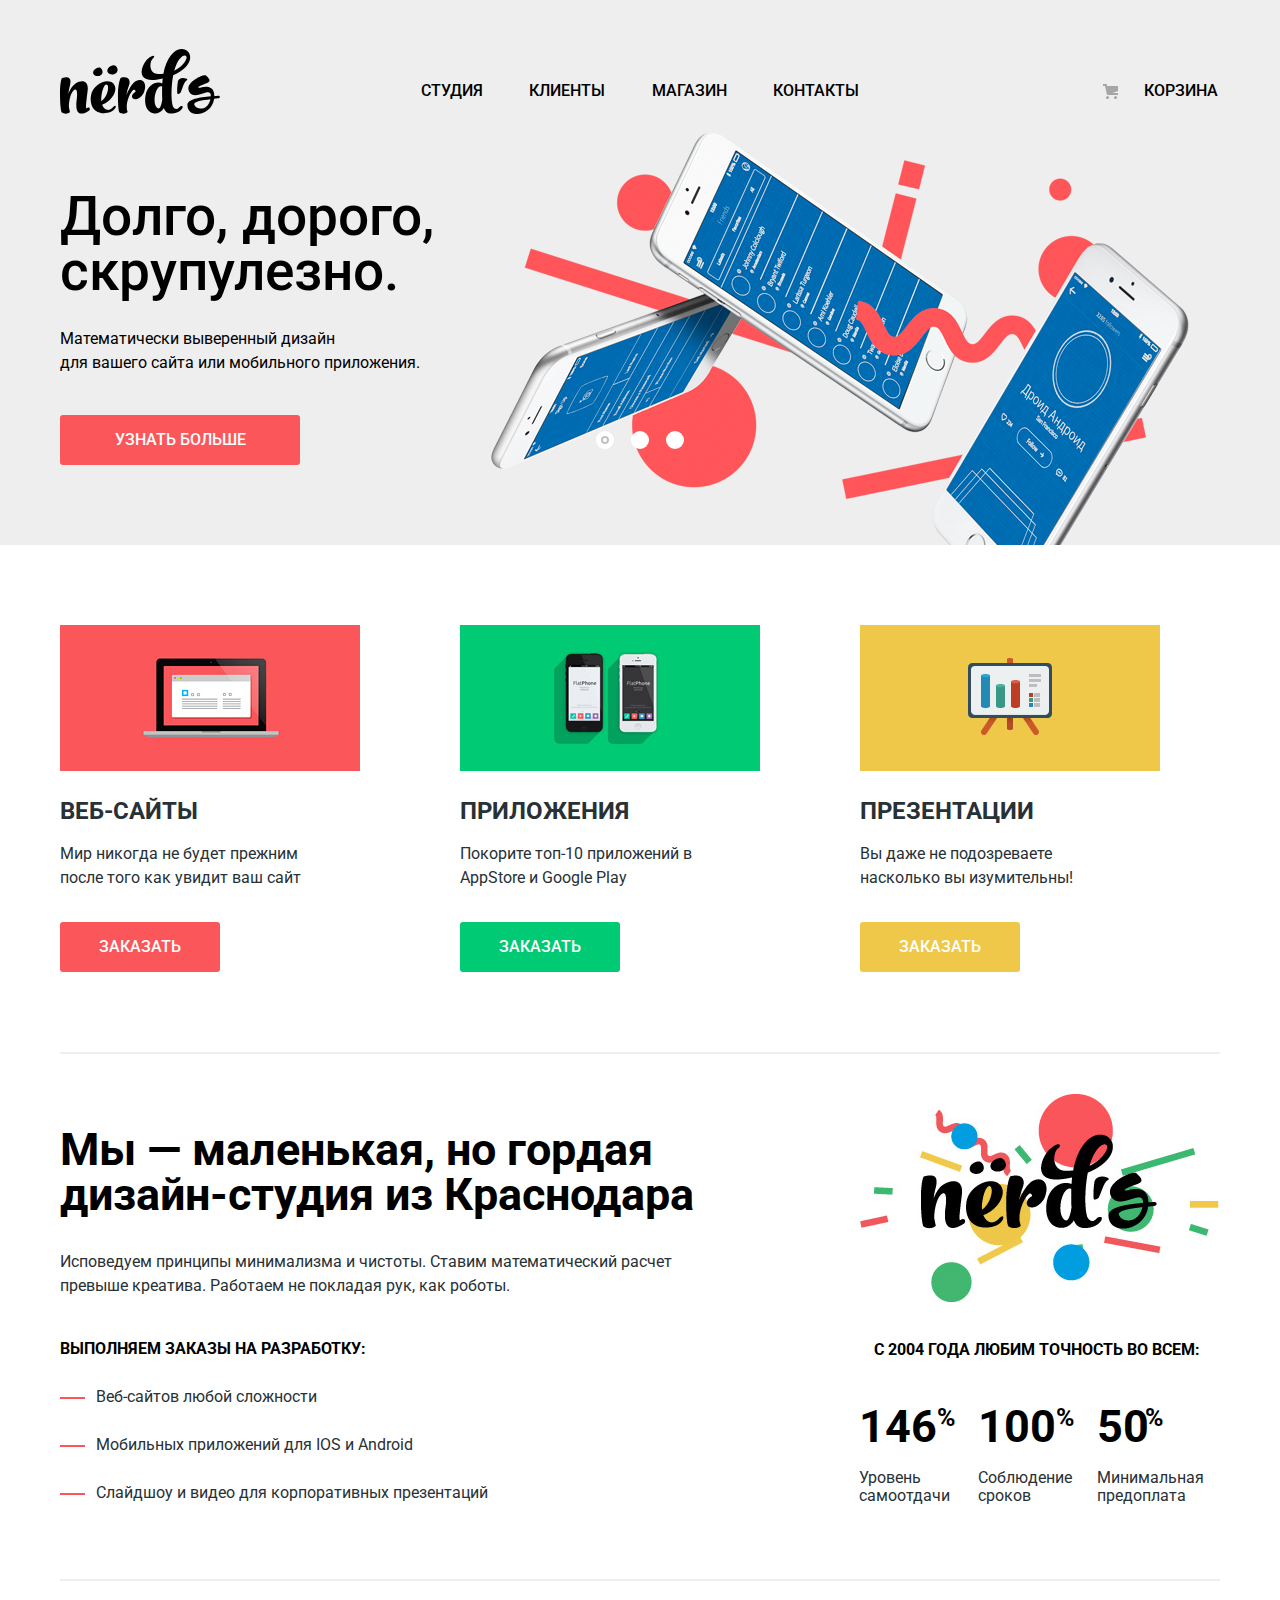
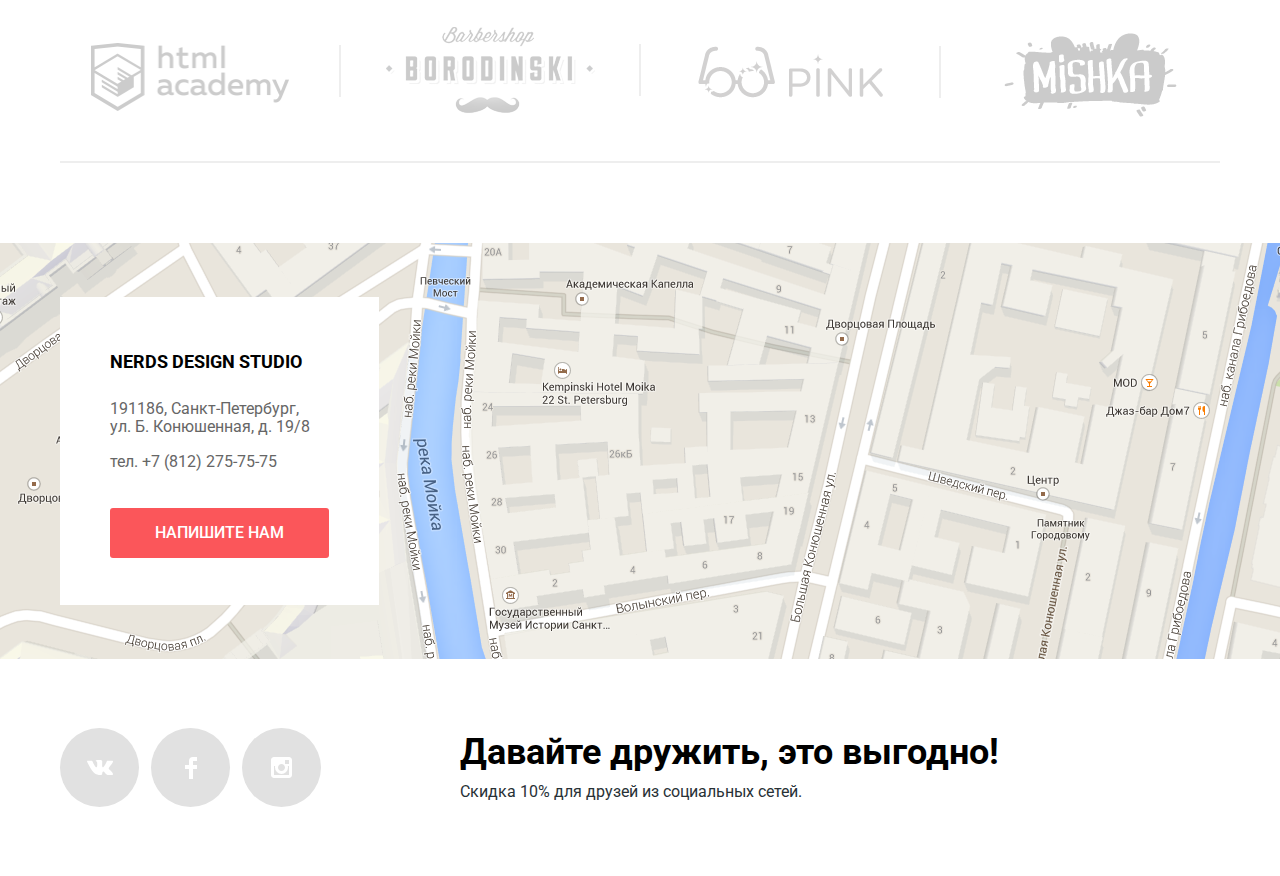
<file: index.html>
<!DOCTYPE html>
<html lang="ru">
  <head>
    <meta charset="utf-8">
    <title>HTML Academy: Нёрдс</title>
    <link href="https://fonts.googleapis.com/css?family=Roboto:100,100i,300,300i,400,400i,500,500i,700,700i,900,900i&display=swap&subset=cyrillic,cyrillic-ext,latin-ext" rel="stylesheet">
    <link href="css/normalize.css" rel="stylesheet">
    <link href="css/style.min.css" rel="stylesheet">
  </head>
  <body>
    <div class="container-center">
      <header class="main-header">
        <div class="main-header__center">
          <a class="main-header__logo" href="#" tabindex="1">
            <img class="main-header__logo-image" src="img/nerds-logo.svg" width="160" height="65" alt="Логотип">
          </a>
          <nav class="main-header__nav">
            <ul class="main-header__nav-list">
              <li class="main-header__nav-item">
                <a class="main-header__nav-link" href="#" tabindex="2">студия</a></li>
              <li class="main-header__nav-item"><a class="main-header__nav-link" href="#" tabindex="3">клиенты</a></li>
              <li class="main-header__nav-item"><a class="main-header__nav-link" href="catalog.html" tabindex="4">магазин</a></li>
              <li class="main-header__nav-item"><a class="main-header__nav-link" href="#" tabindex="5">контакты</a></li>
            </ul>
          </nav>
          <a class="main-header__basket" href="#" tabindex="6">Корзина</a>
        </div>
      </header>
      <main>
          <h1 class="visible-hidden">Студия Nerds</h1>
          <section class="slider">
            <h2 class="visible-hidden">Слайдеры</h2>
            <div class="block-center">
              <input class="slider__input slider__input--slide1" type="radio" id="slider__input-slide1" name="toggle" checked>
              <input class="slider__input slider__input--slide2" type="radio" id="slider__input-slide2" name="toggle" >
              <input class="slider__input slider__input--slide3" type="radio" id="slider__input-slide3" name="toggle" >
              <div class="slider__labels">
                <label class="slider__label slider__label--slide1" for="slider__input-slide1" aria-label="первый слайд"></label>
                <label class="slider__label slider__label--slide2" for="slider__input-slide2"  aria-label="второй слайд"></label>
                <label class="slider__label slider__label--slide3" for="slider__input-slide3"  aria-label="третий слайд"></label>
              </div>
              <ul class="slider__list">
                <li class="slider__item" id="slider__item-slide1">
                  <b class="slogan slider__item-slogan">Долго,&nbsp;дорого, скрупулезно.</b>
                  <p class="paragraph slider__item-snippet">Математически выверенный дизайн
                  для&nbsp;вашего&nbsp;сайта&nbsp;или&nbsp;мобильного&nbsp;приложения.</p>
                  <a class="button slider__item-button" href="#" tabindex="7">узнать больше</a>
                </li>
                <li class="slider__item" id="slider__item-slide2">
                  <b class="slogan slider__item-slogan">Любим&nbsp;математику как никто другой</b>
                  <p class="paragraph slider__item-snippet">Никакого креатива, только математические формулы для&nbsp;расчета&nbsp;идеальных пропорций.</p>
                  <a class="button slider__item-button" href="#" tabindex="7">узнать больше</a>
                </li>
                <li class="slider__item" id="slider__item-slide3">
                  <b class="slogan slider__item-slogan">Только&nbsp;ночь, только хардкор</b>
                  <p class="paragraph slider__item-snippet">Работать днем, как все? Мы против этого. Ближе&nbsp;к&nbsp;полуночи работа только начинается.</p>
                  <a class="button slider__item-button" href="#" tabindex="7">узнать больше</a>
                </li>
              </ul>
              <ul class="slider__images">
                <li class="slider__images-item"><img class="slider__image slider__image-1" src="img/slide1.png" width="698" height="413" alt="слайдер1"></li>
                <li class="slider__images-item"><img class="slider__image slider__image-2" src="img/slide2.png" width="663" height="430" alt="слайдер2"></li>
                <li class="slider__images-item"><img class="slider__image slider__image-3" src="img/slide3.png" width="759" height="411" alt="слайдер3"></li>
              </ul>
            </div>
          </section>
            <section class="services">
              <h2 class="visible-hidden">Услуги</h2>
              <ul class="services__list">
                <li class="services__item">
                  <img class="services__item-image" src="img/service1.jpg" width="300" height="146" alt="услуга создание веб-сайтов">
                  <h3 class="header3 services__item-header">веб-сайты</h3>
                  <p class="paragraph services__item-description">Мир никогда не будет прежним
                  после&nbsp;того&nbsp;как&nbsp;увидит&nbsp;ваш&nbsp;сайт</p>
                  <a class="button services__item-button services__item-button--red" href="#" tabindex="8">заказать</a>
                </li>
                <li class="services__item">
                  <img class="services__item-image" src="img/service2.jpg" width="300" height="146" alt="услуга создание приложений">
                  <h3 class="header3 services__item-header" >приложения</h3>
                  <p class="paragraph services__item-description">Покорите топ-10 приложений в
                  AppStore&nbsp;и&nbsp;Google&nbsp;Play</p>
                  <a class="button services__item-button  services__item-button--green" href="#" tabindex="9">заказать</a>
                </li>
                <li class="services__item">
                  <img class="services__item-image" src="img/service3.jpg" width="300" height="146" alt="услуга создание презентаций">
                  <h3 class="header3 services__item-header">презентации</h3>
                  <p class="paragraph services__item-description">Вы даже не подозреваете
                  насколько&nbsp;вы&nbsp;изумительны!</p>
                  <a class="button services__item-button  services__item-button--yellow" href="#" tabindex="10">заказать</a>
                </li>
              </ul>
            </section>
            <section class="studio-description">
              <h2 class="visible-hidden">Описание студии</h2>
              <section class="studio-description__left">
                <h3 class="header3 visible-hidden">Преимущества студии 1</h3>
                <b class="slogan studio-description__slogan">Мы &#8212; маленькая, но гордая дизайн&#8209;студия&nbsp;из&nbsp;Краснодара</b>
                <p class="paragraph studio-description__snippet">Исповедуем принципы минимализма и чистоты. Ставим математический расчет
                превыше&nbsp;креатива. Работаем не покладая рук, как роботы.</p>
                <ul class="studio-description__list-orders">
                  <li class="studio-description__orders-item"><b class="slogan studio-description__list-header">выполняем заказы на разработку:</b></li>
                  <li class="studio-description__orders-item">Веб-сайтов любой сложности</li>
                  <li class="studio-description__orders-item">Мобильных приложений для IOS и Android</li>
                  <li class="studio-description__orders-item">Слайдшоу и видео для корпоративных презентаций</li>
              </ul>
              </section>
              <section class="studio-description__right">
                <h3 class="header3 visible-hidden">Преимущства студии 2</h3>
                <img class="studio-description__image" src="img/nerds-description.jpg" width="360" height="208" alt="логотип">
                <b class="slogan studio-description__statistics">с 2004 года любим точность во всем:</b>
                <ul class="studio-description__list-statistics">
                  <li  class="studio-description__statistics-item">
                    <b  class="slogan studio-description__item-count">146<sup class="studio-description__count-sup">&#37;</sup></b>
                    <p  class="paragraph studio-description__item-parameter">Уровень самоотдачи</p>
                  </li>
                  <li  class="studio-description__statistics-item">
                    <b  class="slogan studio-description__item-count">100<sup class="studio-description__count-sup">&#37;</sup></b>
                    <p  class="paragraph studio-description__item-parameter">Соблюдение сроков</p>
                  </li>
                  <li  class="studio-description__statistics-item">
                    <b  class="slogan studio-description__item-count">50<sup class="studio-description__count-sup studio-description__count-sup3">&#37;</sup></b>
                    <p  class="paragraph studio-description__item-parameter">Минимальная предоплата</p>
                  </li>
                </ul>
                </section>
              </section>
              <section class="company-partners">
                <h2 class="visible-hidden">Партнёры компании</h2>
                <ul class="company-partners__list">
                  <li  class="company-partners__item company-partners__item--1">
                    <a class="company-partners__item-link" href="https://htmlacademy.ru/intensive/htmlcss"><img class="company-partners__item-image" src="img/html-academy.png" width="198" height="68" alt="партнёр хтмл академия" tabindex="11"></a>
                  </li>
                  <li class="company-partners__item company-partners__item--2">
                    <a class="company-partners__item-link" href="#"><img class="company-partners__item-image" src="img/borodinski-barbershop.png" width="209" height="90" alt="партнёр барбершоп Бородинский" tabindex="12"></a>
                  </li>
                  <li  class="company-partners__item company-partners__item--3">
                    <a class="company-partners__item-link" href="#"><img class="company-partners__item-image" src="img/pink.png" width="185" height="52" alt="партнёр Пинк" tabindex="13"></a>
                  </li>
                  <li  class="company-partners__item company-partners__item--4">
                    <a class="company-partners__item-link" href="#"><img class="company-partners__item-image" src="img/mishka.png" width="173" height="84" alt="партнёр Мишка" tabindex="14"></a>
                  </li>
                </ul>
              </section>
              <section class="map">
                  <h2 class="visible-hidden">Карта</h2>
                  <iframe class="map__iframe" src="https://www.google.com/maps/embed?pb=!1m18!1m12!1m3!1d1998.6036253003151!2d30.32085871621117!3d59.9387191690541!2m3!1f0!2f0!3f0!3m2!1i1024!2i768!4f13.1!3m3!1m2!1s0x4696310fca145cc1%3A0x42b32648d8238007!2z0JHQvtC70YzRiNCw0Y8g0JrQvtC90Y7RiNC10L3QvdCw0Y8g0YPQuy4sIDE5LzgsINCh0LDQvdC60YIt0J_QtdGC0LXRgNCx0YPRgNCzLCAxOTExODY!5e0!3m2!1sru!2sru!4v1584527863029!5m2!1sru!2sru" width="1200" height="416" style="border:0;" allowfullscreen="" aria-hidden="false" tabindex="-1"></iframe>
                  <div class="map__wrapper">
                    <section class="map__address">
                      <h3 class="header3 visible-hidden">Адрес студии</h3>
                      <b class="slogan map__address-header">nerds design studio</b>
                      <p class="paragraph map__address-description">191186, Санкт-Петербург, ул.&nbsp;Б. Конюшенная, д. 19/8</p>
                      <a href="tel:+78122757575" class="map__address-tel" tabindex="16">тел. +7 (812) 275-75-75</a>
                      <a class="button map__address-button" tabindex="17">напишите нам</a>
                      <div class="modal-feedback  visible-hidden">
                        <form class="modal-feedback__form" method="get" action="https://echo.htmlacademy.ru">
                          <fieldset class="modal-feedback__form-fieldset">
                            <legend class="caption modal-feedback__form-legend">Напишите нам</legend>
                              <div class="modal-feedback__form-contact">
                                <div class="modal-feedback__contact">
                                  <label class="modal-feedback__label" for="name__form">Ваше имя</label>
                                  <input class="modal-feedback__input" id="name__form" type="text" name="name__user" placeholder="Имя Фамилия">
                                </div>
                                <div class="modal-feedback__contact">
                                  <label class="modal-feedback__label" for="email__form">Ваш e-mail</label>
                                  <input class="modal-feedback__input" id="email__form" type="email" name="email__user" placeholder="email@example.com">
                                </div>
                              </div>
                              <div class="modal-feedback__letter">
                                <label class="modal-feedback__label" for="letter__form">Тект письма</label>
                                <textarea class="modal-feedback__letter-textarea" rows="5" cols="89" id="letter__form" placeholder="В свободной форме"></textarea>
                              </div>
                                  <button class="button modal-feedback__button" type="submit" value="отправить">отправить</button>
                          </fieldset>
                        </form>
                        <img class="modal-feedback__image" src="img/close-cross.svg" width="21" height="21" alt="закрытие окна">
                      </div>
                    </section>
                </div>
              </section>
      </main>
      <footer class="main-footer">
        <section class="main-footer__social">
          <h2 class="visible-hidden">Социальные сети</h2>
          <ul class="main-footer__list">
            <li class="main-footer__item main-footer__item--vk" tabindex="18"><a class="main-footer__item-link" href="#" aria-label="вконтакте"></a></li>
            <li class="main-footer__item main-footer__item--fb" tabindex="19"><a class="main-footer__item-link" href="#" aria-label="фейсбук"></a></li>
            <li class="main-footer__item main-footer__item--insta" tabindex="20"><a class="main-footer__item-link" href="#" aria-label="инстаграмм"></a></li>
          </ul>
        </section>
        <section class="main-footer__bonus">
          <h2 class="visible-hidden">Акции</h2>
          <b class="slogan main-footer__slogan">Давайте дружить, это выгодно!</b>
          <p class="paragraph main-footer__sale">Скидка 10% для друзей из социальных сетей.</p>
        </section>
      </footer>
    </div>
    <script src="js/script.min.js"></script>
  </body>
</html>
</file>
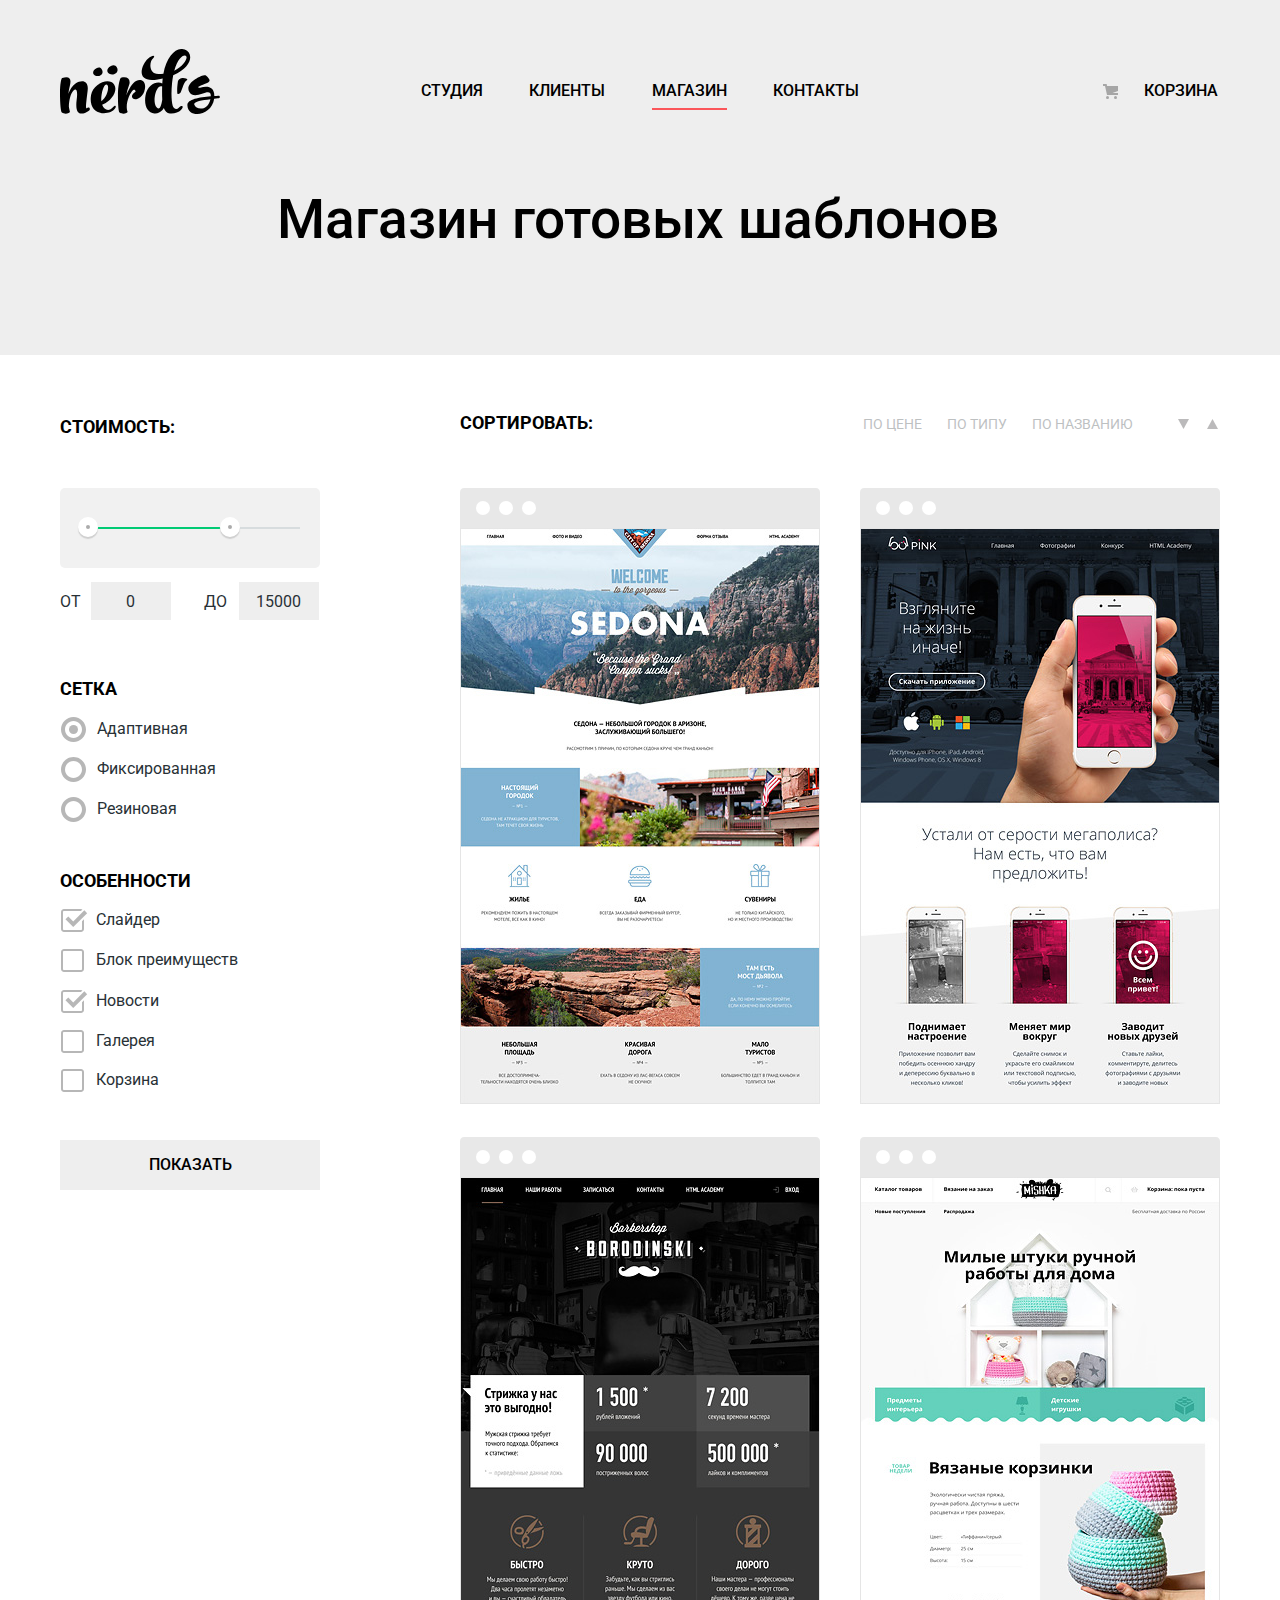
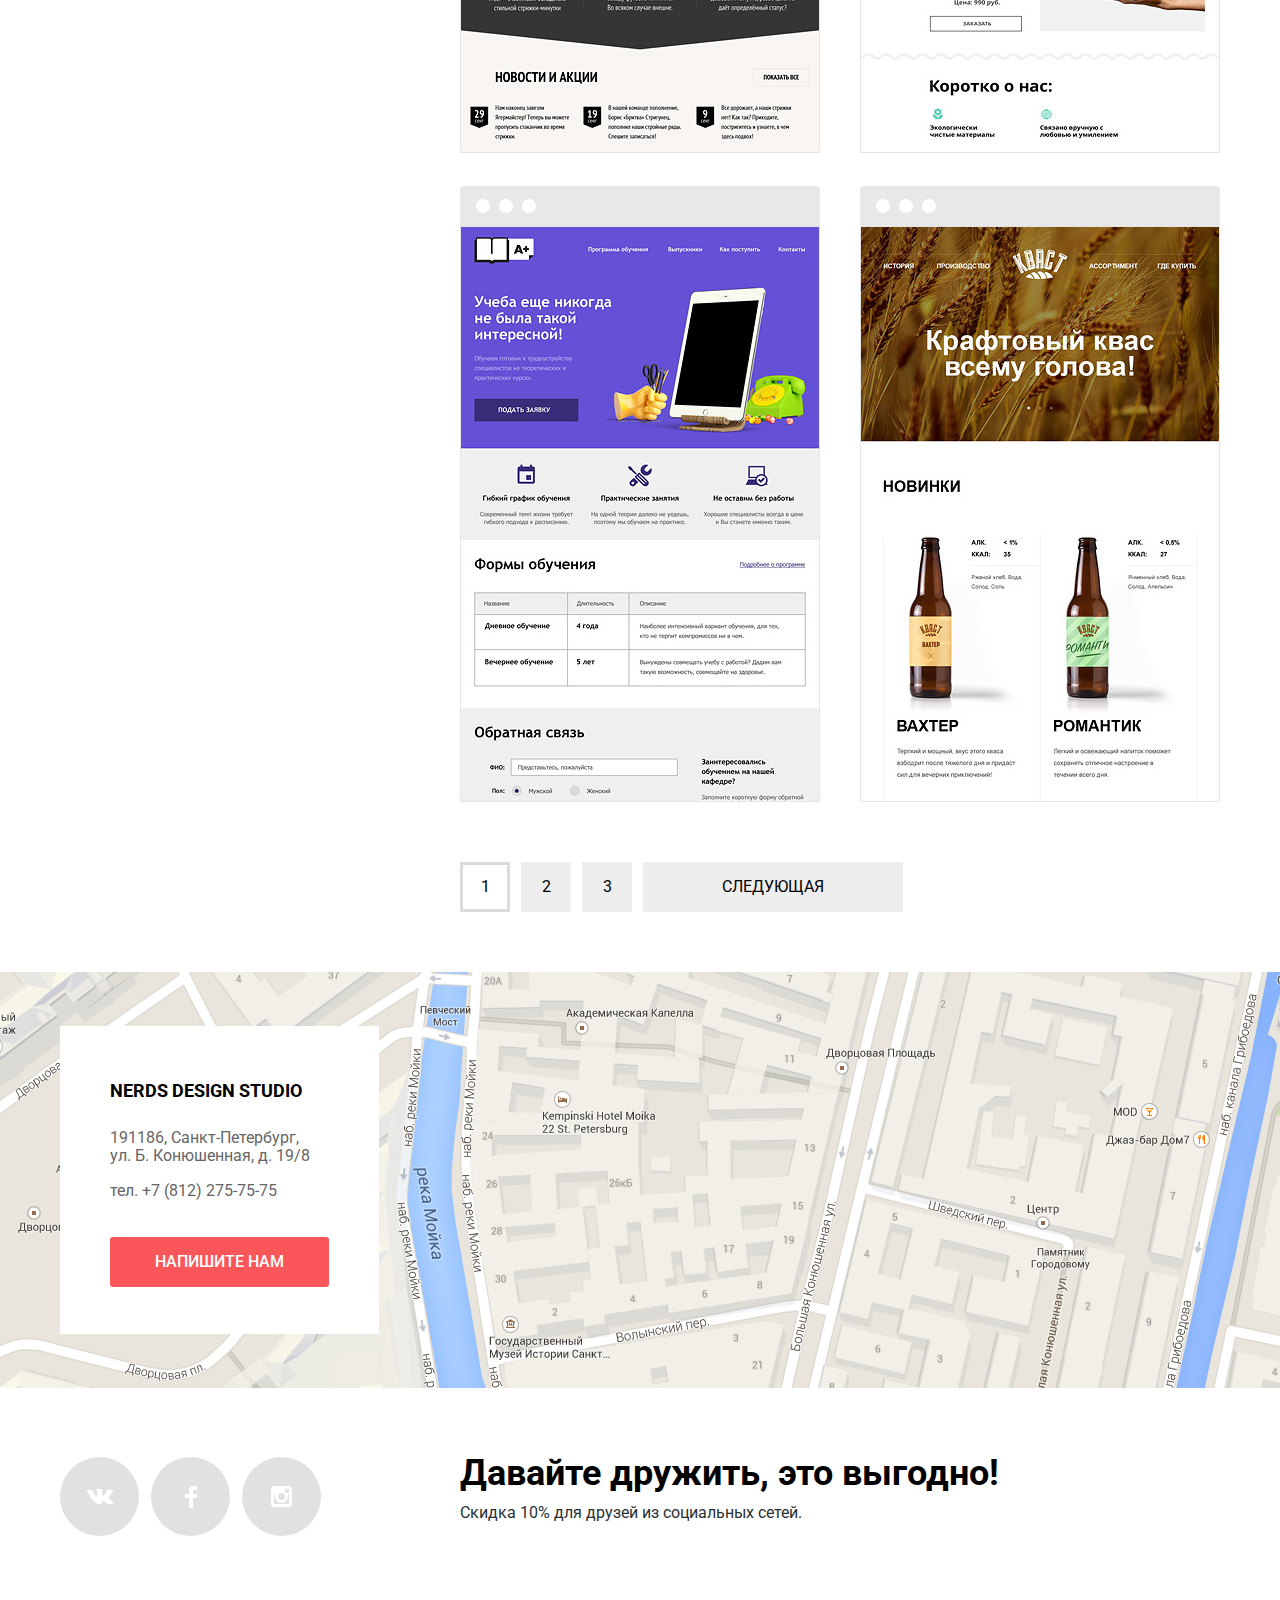
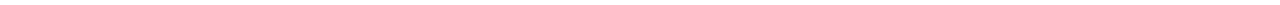
<file: catalog.html>
<!DOCTYPE html>
<html lang="ru">
  <head>
    <meta charset="utf-8">
    <title>HTML Academy: Нёрдс</title>
    <link href="https://fonts.googleapis.com/css?family=Roboto:100,100i,300,300i,400,400i,500,500i,700,700i,900,900i&display=swap&subset=cyrillic,cyrillic-ext,latin-ext" rel="stylesheet">
    <link href="css/normalize.css" rel="stylesheet">
    <link href="css/style.min.css" rel="stylesheet">
  </head>
  <body>
      <header class="main-header">
        <div class="main-header__center">
          <a class="main-header__logo" href="index.html" tabindex="1">
            <img class="main-header__logo-image" src="img/nerds-logo.svg" width="160" height="65" alt="Логотип">
          </a>
          <nav class="main-header__nav">
            <ul class="main-header__nav-list">
              <li class="main-header__nav-item">
                <a class="main-header__nav-link" href="index.html" tabindex="2">студия</a></li>
              <li class="main-header__nav-item"><a class="main-header__nav-link" href="#" tabindex="3">клиенты</a></li>
              <li class="main-header__nav-item main-header__nav-item--active"><a class="main-header__nav-link" href="#" tabindex="4">магазин</a></li>
              <li class="main-header__nav-item"><a class="main-header__nav-link" href="#" tabindex="5">контакты</a></li>
            </ul>
          </nav>
          <a class="main-header__basket" href="#" tabindex="6">Корзина</a>
        </div>
      </header>
      <main>
        <section class="head-page">
          <div class="block-center">
            <h1 class="header-page__header">Магазин готовых шаблонов</h1>
          </div>
        </section>
        <section class="catalog">
          <h2 class="visible-hidden">Каталог</h2>
          <div class="block-center">
            <section class="catalog__left">
              <h2 class="visible-hidden">Фильтр каталога</h2>
              <form class="catalog__form" method="get" action="https://echo.htmlacademy.ru">
              <fieldset class="price">
                <legend class="caption price__legend">Стоимость:</legend>
                <div class="price__range">
                  <div class="price__controls">
                    <div class="price__scale">
                      <div class="price__bar"></div>
                    </div>
                    <div class="price__toggle price__toggle-min"></div>
                    <div class="price__toggle price__toggle-max"></div>
                  </div>
                  <div class="price__count">
                    <label class="price__label price__label-min">от<input class="price__input price__input-left" name="min__price" type="number" value="0" tabindex="7"></label>
                    <label class="price__label price__label-max">до<input class="price__input price__input-right" name="max__price" type="number" value="15000" tabindex="8"></label>
                  </div>
                </div>
              </fieldset>
              <fieldset class="net">
                <legend class="caption net__legend">сетка</legend>
                  <ul class="net__list">
                    <li class="net__list-item">
                      <input class="net__item-input" type="radio" name="net__radio" value="Адаптивная" id="net__radio-1" tabindex="9" checked>
                      <label class="net__item-label" for="net__radio-1" tabindex="9">Адаптивная</label>
                    </li>
                    <li class="net__list-item">
                      <input class="net__item-input" type="radio" name="net__radio" value="Фиксированная" id="net__radio-2" tabindex="10">
                      <label class="net__item-label" for="net__radio-2" tabindex="10">Фиксированная</label>
                    </li>
                    <li class="net__list-item">
                      <input class="net__item-input" type="radio" name="net__radio" value="Резиновая" id="net__radio-3" tabindex="11">
                      <label class="net__item-label" for="net__radio-3" tabindex="11">Резиновая</label>
                    </li>
                  </ul>
              </fieldset>
              <fieldset class="features">
                <legend class="caption features__legend">особенности</legend>
                <ul class="features__list">
                  <li class="features__item">
                    <input class="features__item-input" type="checkbox" name="features__checkbox" value="Слайдер" id="net__checkbox-1" checked tabindex="12">
                    <label class="features__item-label" for="net__checkbox-1" tabindex="12">Слайдер</label>
                  </li>
                  <li class="features__item">
                    <input class="features__item-input" type="checkbox" name="features__checkbox" value="Блок преимуществ" id="net__checkbox-2" tabindex="13">
                    <label class="features__item-label" for="net__checkbox-2" tabindex="13">Блок преимуществ</label>
                  </li>
                  <li class="features__item">
                    <input class="features__item-input" type="checkbox" name="features__checkbox" value="Новости" id="net__checkbox-3" checked tabindex="14">
                    <label class="features__item-label" for="net__checkbox-3" tabindex="14">Новости</label>
                  </li>
                  <li class="features__item">
                    <input class="features__item-input" type="checkbox" name="features__checkbox" value="Галерея" id="net__checkbox-4" tabindex="15">
                    <label class="features__item-label" for="net__checkbox-4" tabindex="15">Галерея</label>
                  </li>
                  <li class="features__item">
                    <input class="features__item-input" type="checkbox" name="features__checkbox" value="Корзина" id="net__checkbox-5" tabindex="16">
                    <label class="features__item-label" for="net__checkbox-5" tabindex="16">Корзина</label>
                  </li>
                </ul>
              </fieldset>
              <button class="button catalog__button" type="submit" value="catalog__filter" tabindex="17"><span class="catalog__buton-span">показать</span></button>
            </form>
            </section>
            <section class="catalog__right">
              <h2 class="visible-hidden">Отображение товара</h2>
              <section class="catalog__sort">
                <h3 class="header3 visible-hidden">Сортировка</h3>
                <form class="catalog__form-sort" method="get" action="https://echo.htmlacademy.ru">
                  <b class="slogan catalog__form-legend">сортировать:</b>
                    <ul class="catalog__form-list">
                      <li class="catalog__form-item catalog__form-item--1">
                        <a class="button catalog__form-button" type="submit" value="catalog__sort" tabindex="18">по цене</a>
                      </li>
                      <li class="catalog__form-item catalog__form-item--2">
                        <a class="button catalog__form-button" type="submit" value="catalog__sort" tabindex="19">по типу</a>
                      </li>
                      <li class="catalog__form-item catalog__form-item--3">
                        <a class="button catalog__form-button" type="submit" value="catalog__sort" tabindex="20">по названию</a>
                      </li>
                      <li class="catalog__form-item catalog__form-item--4">
                        <a class="button catalog__form-button" type="submit" value="catalog__sort"><img class="catalog__form-image" src="img/icon-down-dir.svg" width="11" height="10" alt="по убыванию" tabindex="21"></a>
                      </li>
                      <li class="catalog__form-item catalog__form-item--5">
                        <a class="button catalog__form-button" type="submit" value="catalog__sort"><img class="catalog__form-image" src="img/icon-up-dir.svg" width="11" height="10" alt="по возрастанию" tabindex="22"></a>
                      </li>
                    </ul>
                </form>
              </section>
              <section class="catalog__product">
                <h3 class="header3 visible-hidden">Карточки товаров</h3>
                <ul class="catalog__list">
                  <li class="catalog__item">
                      <div class="catalog__item-position">
                        <img class="catalog__item-image" src="img/img-sedona.jpg" width="360" height="576" alt="Шаблон Седона">
                        <div class="catalog__item-div">
                          <h3 class="header3 catalog__item-header"><a class="catalog__header-link" href="#">sedona</a></h3>
                          <p class="paragraph catalog__item-description catalog__item-description--padding1">Информационный сайт для&nbsp;туристов</p>
                          <a class="catalog__item-link" href="#" tabindex="23">9 900 руб.</a>
                        </div>
                      </div>
                  </li>
                  <li class="catalog__item">
                      <div class="catalog__item-position">
                        <img class="catalog__item-image" src="img/img-pink.jpg" width="360" height="576" alt="Шаблон Пинк">
                        <div class="catalog__item-div">
                          <h3 class="header3 catalog__item-header"><a class="catalog__header-link" href="#">pink app</a></h3>
                          <p class="paragraph catalog__item-description catalog__item-description--padding2">Продуктовый лендинг приложения&nbsp;для&nbsp;iOS&nbsp;и&nbsp;Android</p>
                          <a class="catalog__item-link" href="#" tabindex="23">9 900 руб.</a>
                        </div>
                      </div>
                  </li>
                  <li class="catalog__item">
                      <div class="catalog__item-position">
                        <img class="catalog__item-image" src="img/img-barbershop.jpg" width="360" height="576" alt="Шаблон Бородинский">
                        <div class="catalog__item-div">
                          <h3 class="header3 catalog__item-header"><a class="catalog__header-link" href="#">barbershop</a></h3>
                          <p class="paragraph catalog__item-description catalog__item-description--padding3">Сайт&nbsp;салона&nbsp;красоты. Для&nbsp;мужчин,&nbsp;да.</p>
                          <a class="catalog__item-link" href="#" tabindex="23">9 900 руб.</a>
                        </div>
                      </div>
                  </li>
                  <li class="catalog__item">
                      <div class="catalog__item-position">
                        <img class="catalog__item-image" src="img/img-mishka.jpg" width="360" height="576" alt="Шаблон Мишка">
                        <div class="catalog__item-div">
                          <h3 class="header3 catalog__item-header"><a class="catalog__header-link" href="#">mishka</a></h3>
                          <p class="paragraph catalog__item-description catalog__item-description--padding4">Интернет&#8209;магазин вязаных&nbsp;игрушек</p>
                          <a class="catalog__item-link" href="#" tabindex="23">9 900 руб.</a>
                        </div>
                      </div>
                  </li>
                  <li class="catalog__item">
                      <div class="catalog__item-position">
                        <img class="catalog__item-image" src="img/img-aplus.jpg" width="360" height="576" alt="Шаблон А плюс">
                        <div class="catalog__item-div">
                          <h3 class="header3 catalog__item-header"><a class="catalog__header-link" href="#">a plus</a></h3>
                          <p class="paragraph catalog__item-description catalog__item-description--padding5">Лендинг&nbsp;курсов&nbsp;повышения квалификации</p>
                          <a class="catalog__item-link" href="#" tabindex="23">9 900 руб.</a>
                        </div>
                      </div>
                  </li>
                  <li class="catalog__item">
                      <div class="catalog__item-position">
                        <img class="catalog__item-image" src="img/img-kvast.jpg" width="360" height="576" alt="Шаблон Кваст">
                        <div class="catalog__item-div">
                          <h3 class="header3 catalog__item-header"><a class="catalog__header-link" href="#">кваст</a></h3>
                          <p class="paragraph catalog__item-description catalog__item-description--padding6">Промо&#8209;сайт&nbsp;производителя крафтового&nbsp;кваса</p>
                          <a class="catalog__item-link" href="#" tabindex="23">9&nbsp;900&nbsp;руб.</a>
                        </div>
                      </div>
                  </li>
                </ul>
              </section>
              <div class="catalog-pages">
                <ul class="catalog-pages__list">
                  <li class="catalog-pages__item catalog-pages__item--active"><a class="catalog-pages__link catalog-pages__link--active" href="#" tabindex="24">1</a></li>
                  <li class="catalog-pages__item"><a class="catalog-pages__link" href="#" tabindex="25">2</a></li>
                  <li class="catalog-pages__item"><a class="catalog-pages__link" href="#" tabindex="26">3</a></li>
                  <li class="catalog-pages__item"><a class="catalog-pages__link" href="#" tabindex="27"><span class="catalog-pages__span">следующая</span></a></li>
                </ul>
              </div>
            </section>
          </div>
          <section class="map">
            <h2 class="visible-hidden">Каталог</h2>
            <iframe class="map__iframe" src="https://www.google.com/maps/embed?pb=!1m18!1m12!1m3!1d1998.6036253003151!2d30.32085871621117!3d59.9387191690541!2m3!1f0!2f0!3f0!3m2!1i1024!2i768!4f13.1!3m3!1m2!1s0x4696310fca145cc1%3A0x42b32648d8238007!2z0JHQvtC70YzRiNCw0Y8g0JrQvtC90Y7RiNC10L3QvdCw0Y8g0YPQuy4sIDE5LzgsINCh0LDQvdC60YIt0J_QtdGC0LXRgNCx0YPRgNCzLCAxOTExODY!5e0!3m2!1sru!2sru!4v1584527863029!5m2!1sru!2sru" width="1200" height="416" style="border:0;" allowfullscreen="" aria-hidden="false" tabindex="-1"></iframe>
              <div class="map__wrapper">
                <section class="map__address">
                    <h3 class="header3 visible-hidden">Каталог</h3>
                    <b class="slogan map__address-header">nerds design studio</b>
                    <p class="paragraph map__address-description">191186, Санкт-Петербург, ул.&nbsp;Б. Конюшенная, д. 19/8</p>
                    <a href="tel:+78122757575" class="map__address-tel" tabindex="28">тел. +7 (812) 275-75-75</a>
                    <a class="button map__address-button" tabindex="29">напишите нам</a>
                    <div class="modal-feedback visible-hidden">
                      <form class="modal-feedback__form" method="get" action="https://echo.htmlacademy.ru">
                        <fieldset class="modal-feedback__form-fieldset">
                          <legend class="caption modal-feedback__form-legend">Напишите нам</legend>
                            <div class="modal-feedback__form-contact">
                              <div class="modal-feedback__contact">
                                <label class="modal-feedback__label" for="name__form">Ваше имя</label>
                                <input class="modal-feedback__input" id="name__form" type="text" name="name__user" placeholder="Имя Фамилия">
                              </div>
                              <div class="modal-feedback__contact">
                                <label class="modal-feedback__label" for="email__form">Ваш e-mail</label>
                                <input class="modal-feedback__input" id="email__form" type="email" name="email__user" placeholder="email@example.com">
                              </div>
                            </div>
                            <div class="modal-feedback__letter">
                              <label class="modal-feedback__label" for="letter__form">Тект письма</label>
                              <textarea class="modal-feedback__letter-textarea" rows="5" cols="89" id="letter__form" placeholder="В свободной форме"></textarea>
                            </div>
                                <button class="button modal-feedback__button" type="submit" value="отправить">отправить</button>
                        </fieldset>
                      </form>
                      <img class="modal-feedback__image" src="img/close-cross.svg" width="21" height="21" alt="закрытие окна">
                    </div>
                  </section>
                </div>
              </section>
        </section>
    </main>
    <footer class="main-footer">
      <section class="main-footer__social">
        <h2 class="visible-hidden">Социальные сети</h2>
        <ul class="main-footer__list">
          <li class="main-footer__item main-footer__item--vk" tabindex="30"><a href="#" aria-label="вконтакте"></a></li>
          <li class="main-footer__item main-footer__item--fb" tabindex="31"><a href="#" aria-label="фейсбук"></a></li>
          <li class="main-footer__item main-footer__item--insta" tabindex="32"><a href="#" aria-label="инстаграмм"></a></li>
        </ul>
      </section>
      <section class="main-footer__bonus">
        <h2 class="visible-hidden">Акции</h2>
        <b class="slogan main-footer__slogan">Давайте дружить, это выгодно!</b>
        <p class="main-footer__sale">Скидка 10% для друзей из социальных сетей.</p>
      </section>
    </footer>
    <script src="js/script.min.js"></script>
  </body>
</html>
</file>
<file: css/style.min.css>
body{margin:0;padding:0;font-family:"Roboto",Arial,sans-serif;font-size:16px;line-height:24px;background-color:#fff;color:#283136}.paragraph{margin:0;padding:0}.slogan{color:#000}.caption{color:#000}.header3{margin:0;padding:0}.visible-hidden{display:none}.block-center{position:relative;display:flex;justify-content:flex-start;width:1160px;min-width:1160px;padding-left:20px;padding-right:20px;margin:0 auto}.block-center__main{flex-direction:column}.main-header{background-color:#eee}.main-header__center{display:flex;justify-content:flex-start;width:1160px;padding-top:49px;padding-left:20px;padding-right:20px;margin:0 auto}.main-header__logo{margin-right:201px}.main-header__logo-image{display:block}.main-header__logo-image:hover{opacity:.8}.main-header__logo-image:active{opacity:.3}.main-header__nav,.main-header__basket{margin-top:30px}.main-header__nav{margin-right:244px}.main-header__nav-list{display:flex;width:438px;justify-content:space-between;margin:0;padding:0;list-style:none}.main-header__nav-item{position:relative}.main-header__nav-link,.main-header__basket{text-decoration:none;text-transform:uppercase;color:black;font-weight:500}.main-header__nav-link:hover,.main-header__basket:hover{color:#fb565a}.main-header__nav-link:active,.main-header__basket:active{color:rgba(0,0,0,0.3)}.main-header__nav-item--active{padding-bottom:5px;border-bottom:2px solid #fb565a}.main-header__basket--active{padding-bottom:5px;border-bottom:2px solid #fb565a}.main-header__basket::before{content:"";margin-right:26px;width:15px;height:15px;display:inline-block;vertical-align:middle;background-image:url("../img/cart-icon.svg");background-repeat:no-repeat;background-position:0 0}.slider{position:relative;box-sizing:border-box;display:flex;justify-content:space-between;position:relative;color:#fff;background-color:#eee}.slider__list{display:flex;margin:0;padding:0;list-style:none}.slider__item{display:none}.slider__item-slogan{font-family:"Roboto",Arial,sans-serif;display:inline-block;vertical-align:baseline;margin-top:75px;margin-bottom:28px;font-size:55px;line-height:55px;font-weight:500}.slider__item-snippet{margin-bottom:40px;padding-right:19px;color:#000}.slider__snippet-span{padding-right:70px}.slider__item-button{box-sizing:border-box;display:inline-block;width:240px;height:50px;margin-bottom:80px;font-weight:500;line-height:50px;text-align:center;vertical-align:middle;text-transform:uppercase;text-decoration:none;background-color:#fb565a;color:#fff;border-radius:3px;cursor:pointer}.slider__item-button:hover{background-color:#e74246}.slider__item-button:active{box-shadow:inset 0 3px 0 0 rgba(0,1,1,0.1);background-color:#d7373b;color:rgba(255,255,255,0.3)}.slider__labels{position:absolute;left:556px;top:317px;z-index:10;font-size:0}.slider__label{position:relative;display:inline-block;vertical-align:baseline;width:18px;height:18px;margin-right:17px;background-color:#fff;border-radius:50%;cursor:pointer}.slider__input{display:none}.slider__images{position:relative;margin:0;padding:0;list-style:none}.slider__image{display:none}.slider__input--slide1:checked ~ .slider__images .slider__image-1,.slider__input--slide2:checked ~ .slider__images .slider__image-2,.slider__input--slide3:checked ~ .slider__images .slider__image-3{display:block}.slider__input--slide1:checked ~ .slider__images{margin-top:18px;left:53px}.slider__input--slide2:checked ~ .slider__images{margin-top:0}.slider__input--slide3:checked ~ .slider__images{margin-top:20px}.slider__input--slide1:checked ~ .slider__list #slider__item-slide1,.slider__input--slide2:checked ~ .slider__list #slider__item-slide2,.slider__input--slide3:checked ~ .slider__list #slider__item-slide3{display:block}.slider__input--slide1:checked ~ .slider__list #slider__item-slide1{width:378px}.slider__input--slide2:checked ~ .slider__list #slider__item-slide2{width:515px}.slider__input--slide3:checked ~ .slider__list #slider__item-slide3{width:413px}.slider__input--slide1:checked ~ .slider__labels .slider__label--slide1::after,.slider__input--slide2:checked ~ .slider__labels .slider__label--slide2::after,.slider__input--slide3:checked ~ .slider__labels .slider__label--slide3::after{position:absolute;box-sizing:border-box;content:"";top:50%;left:50%;margin-top:-4px;margin-left:-4px;width:8px;height:8px;border:2px solid #c1c1c1;border-radius:50%;background-color:transparent}.services{box-sizing:border-box;width:1160px;padding-top:80px;margin:0 auto}.services__list{display:flex;margin:0;padding:0;padding-bottom:80px;list-style:none;border-bottom:2px solid #eee}.services__item:first-child{margin-right:}.services__item{width:300px;margin-right:100px}.services__item-header{margin-top:18px;font-size:24px;line-height:30px;text-transform:uppercase}.services__item-description{margin-top:16px;margin-bottom:32px}.services__item-button{display:block;width:160px;height:50px;line-height:50px;font-size:16px;font-weight:500;text-align:center;vertical-align:middle;color:#fff;border-radius:3px;text-decoration:none;text-transform:uppercase}.services__item-button--red{background-color:#fb565a}.services__item-button--red:hover{background-color:#e74246}.services__item-button--red:active{box-shadow:inset 0 3px 0 0 rgba(0,1,1,0.1);background-color:#d7373b;color:rgba(255,255,255,0.3)}.services__item-button--green{background-color:#00ca74}.services__item-button--green:hover{background-color:#00bc6c}.services__item-button--green:active{box-shadow:inset 0 3px 0 0 rgba(0,1,1,0.1);background-color:#00aa62;color:rgba(255,255,255,0.3)}.services__item-button--yellow{background-color:#efc84a}.services__item-button--yellow:hover{background-color:#eab534}.services__item-button--yellow:active{box-shadow:inset 0 3px 0 0 rgba(0,1,1,0.1);background-color:#e5a722;color:rgba(255,255,255,0.3)}.studio-description{display:flex;margin:0 auto;box-sizing:border-box;width:1160px;margin-bottom:-2px}.studio-description__left{margin-top:73px;min-width:650px}.studio-description__slogan{font-size:45px;line-height:45px}.studio-description__snippet{margin-top:33px}.studio-description__list-orders,.studio-description__list-statistics{margin:0;padding:0;list-style:none}.studio-description__list-orders{margin-top:39px}.studio-description__orders-item:not(:last-child){margin-bottom:24px}.studio-description__list-header{margin-top:40px;text-transform:uppercase}.studio-description__orders-item:not(:first-child)::before{content:"";display:inline-block;margin-right:11px;width:25px;height:2px;vertical-align:middle;background-color:#fb565a}.studio-description__right{margin-top:40px;margin-left:149px;display:flex;flex-direction:column}.studio-description__statistics{width:347px;margin-top:36px;padding-left:15px;text-transform:uppercase;font-size:16px;line-height:24px;font-weight:bold}.studio-description__list-statistics{margin-top:60px;display:flex}.studio-description__statistics-item{margin-right:12px}.studio-description__item-count{position:relative;font-size:45px;line-height:10px}.studio-description__count-sup{position:absolute;top:18px;left:75px;transform:scale(0.75)}.studio-description__count-sup3{left:45px}.studio-description__item-parameter{margin-top:20px;line-height:18px;word-wrap:break-word;width:107px}.company-partners{box-sizing:border-box;width:1160px;margin:0 auto;padding-top:76px;padding-bottom:80px}.company-partners__list{display:flex;justify-content:flex-start;align-items:center;height:180px;margin:0;padding:0;padding-left:31px;padding-right:31px;list-style:none;border-top:2px solid #eee;border-bottom:2px solid #eee}.company-partners__item{position:relative}.company-partners__item-image{vertical-align:middle;opacity:.2}.company-partners__item-image:hover{opacity:1}.company-partners__item-image:active{opacity:.1}.company-partners__item:not(:last-child)::after{position:absolute;margin-left:50px;display:inline-block;content:"";width:2px;height:52px;vertical-align:middle;background-color:#eee}.company-partners__item--1::after{top:2px;left:198px}.company-partners__item--2::after{top:17px;left:203px}.company-partners__item--3::after{top:0;left:191px}.company-partners__item--1{margin-top:12px}.company-partners__item--2{margin-left:97px;margin-top:2px}.company-partners__item--3{margin-left:103px;margin-top:2px}.company-partners__item--4{margin-left:121px;margin-top:8px}.map{position:relative;display:flex;flex-direction:column;align-items:center;position:relative;min-width:1160px;height:416px;background-image:url("../img/map.png");background-repeat:no-repeat;background-position:50% 0}.map__iframe{position:absolute;top:0;left:0;width:100%;height:416px}.map__wrapper{position:relative;width:1160px;margin:0 auto;background-color:red}.map__address{z-index:10;box-sizing:border-box;position:absolute;top:54px;left:0;width:319px;height:308px;padding:50px 50px 47px 50px;background-color:#fff}.map__address-header{display:block;margin-bottom:23px;font-size:18px;font-weight:bold;line-height:30px;text-transform:uppercase}.map__address-description,.map__address-tel{font-size:16px;line-height:18px;color:#666}.map__address-description{margin-bottom:17px}.map__address-tel{display:block;margin-bottom:37px;text-decoration:none}.map__address-button{cursor:pointer;display:block;box-sizing:border-box;padding:5px;width:219px;font-size:16px;line-height:40px;font-weight:500;vertical-align:middle;text-align:center;text-transform:uppercase;border:0;border-radius:3px;background-color:#fb565a;color:#fff}.map__address-button:hover{background-color:#e74246}.map__address-button:active{box-shadow:inset 0 3px 0 0 rgba(0,1,1,0.1);background-color:#d7373b;color:rgba(255,255,255,0.3)}.map__marker{position:absolute;top:89px;right:389px}.main-footer{display:flex;justify-content:flex-start;align-items:center;margin:0 auto;width:1160px;height:217px;padding-left:20px;padding-right:20px}.main-footer__list{display:flex;margin:0;padding:0;list-style:none}.main-footer__item{margin-right:12px;width:79px;height:79px;border-radius:50%;background-color:#e1e1e1}.main-footer__item-link{display:block}.main-footer__item--vk{position:relative}.main-footer__item--vk:before{position:absolute;content:"";top:50%;left:50%;margin-top:-8px;margin-left:-13px;width:26px;height:16px;background-image:url("../img/vk-icon.svg");background-repeat:no-repeat;background-position:50% 50%}.main-footer__item--vk:hover{background-color:#e74246}.main-footer__item--vk:active{box-shadow:inset 0 3px 0 0 rgba(0,1,1,0.1);background-color:#d7373b}.main-footer__item--vk:active::before{opacity:.3}.main-footer__item--fb{position:relative}.main-footer__item--fb::before{position:absolute;content:"";top:50%;left:50%;margin-top:-11px;margin-left:-6px;width:12px;height:22px;background-image:url("../img/fb-icon.svg");background-repeat:no-repeat;background-position:50% 50%}.main-footer__item--fb:hover{background-color:#e74246}.main-footer__item--fb:active{box-shadow:inset 0 3px 0 0 rgba(0,1,1,0.1);background-color:#d7373b}.main-footer__item--fb:active::before{opacity:.3}.main-footer__item--insta{position:relative}.main-footer__item--insta::before{position:absolute;content:"";width:22px;height:22px;top:50%;left:50%;margin-top:-11px;margin-left:-11px;background-image:url("../img/insta-icon.svg");background-repeat:no-repeat;background-position:50% 50%}.main-footer__item--insta:hover{background-color:#e74246}.main-footer__item--insta:active{box-shadow:inset 0 3px 0 0 rgba(0,1,1,0.1);background-color:#d7373b}.main-footer__item--insta:active::before{opacity:.3}.main-footer__bonus{margin-top:3px;margin-left:127px}.main-footer__slogan{font-size:36px;font-weight:bold;line-height:36px}.main-footer__sale{margin-top:9px;font-size:16px}.head-page{background-color:#eee}.header-page__header{margin:0;margin-left:217px;color:black;padding-top:78px;padding-bottom:108px;font-size:55px;line-height:55px;font-weight:500}.catalog{margin-top:60px}.catalog__left{width:260px}.price{margin:0;padding:0;border:0}.price__legend{font-size:18px;line-height:24px;font-weight:bold;text-transform:uppercase}.price__range{width:260px;margin-top:49px}.price__controls{position:relative;height:42px;margin-bottom:14px;padding-top:38px;padding-right:20px;padding-left:20px;background-color:#f1f1f1;border-radius:5px}.price__scale{margin-top:1px;height:2px;background:#d7dcde}.price__bar{width:64%;height:2px;background:#00ca74}.price__toggle{position:absolute;top:29px;left:0;width:4px;height:4px;padding:0;border:8px solid #fff;background-color:#ababab;box-shadow:0 2px 1px 0 #cfcfcf;border-radius:50%;cursor:pointer}.price__toggle-min{left:18px}.price__toggle-max{left:160px}.price-count{display:flex;font-size:0}.price__label-min{width:50%;margin-right:22px;font-size:16px;text-transform:uppercase}.price__label-max{width:50%;font-size:16px;text-transform:uppercase;margin-left:7px}.price__input{box-sizing:border-box;border:0;width:80px;height:38px;padding-left:15px;margin-left:10px;font-size:16px;text-align:center;color:#283136;background-color:#eee}.price__input-right{position:relative;left:1px;margin-left:11px}.net{margin:0;margin-top:54px;padding:0;border:0}.net__legend{margin-bottom:13px;font-size:18px;line-height:30px;font-weight:bold;text-transform:uppercase}.net__list{margin:0;padding:0;list-style:none}.net__list-item{font-size:16px;line-height:20px}.net__list-item:not(:last-of-type){margin-bottom:15px}.net__item-input{display:none}.net__item-label{cursor:pointer;color:#283136}.net__item-label::before{margin-right:11px;margin-left:1px;display:inline-block;content:"";width:25px;height:25px;vertical-align:middle;background-image:url("../img/radio-off.svg");background-repeat:no-repeat;background-position:0 0;opacity:.4}.net__item-input:checked ~ .net__item-label::before{background-image:url("../img/radio-on.svg")}.net__item-input:hover ~ .net__item-label::before{opacity:1;cursor:pointer}.net__item-input:disabled ~ .net__item-label::before{opacity:.1}.net__item-input:disabled ~ .net__item-label{color:rgba(40,49,54,0.3)}.features{margin:0;margin-top:44px;margin-bottom:-8px;padding:0;border:0}.features__legend{margin-bottom:13px;font-size:18px;line-height:30px;font-weight:bold;text-transform:uppercase}.features__list{margin:0;padding:0;list-style:none}.features__item{font-size:16px;line-height:20px}.features__item{margin-bottom:17px}.features__item:nth-child(2){margin-bottom:18px}.features__item:nth-child(4){margin-bottom:16px}.features__item-input{display:none}.features__item-label{color:#283136;cursor:pointer}.features__item-label::before{margin-left:1px;margin-right:8px;display:inline-block;content:"";width:27px;height:23px;vertical-align:middle;background-image:url("../img/checkbox-off.svg");background-repeat:no-repeat;background-position:0 0;opacity:.4}.features__item-input:checked ~ .features__item-label::before{background-image:url("../img/checkbox-on.svg")}.features__item-input:hover ~ .features__item-label::before{opacity:1;cursor:pointer}.features__item-input:disabled ~ .features__item-label::before{opacity:.1}.features__item-input:disabled ~ .features__item-label{color:rgba(40,49,54,0.3)}.catalog__button{margin-top:39px;border:0;box-sizing:border-box;width:260px;height:50px;font-size:16px;line-height:18px;font-weight:500;text-transform:uppercase;background-color:#eee;cursor:pointer}.catalog__button:hover{background-color:#dfdfdf}.catalog__button:active{box-shadow:inset 0 3px 0 0 rgba(0,1,1,0.1);background-color:#d5d5d5;color:rgba(0,0,0,0.3)}.catalog__right{margin-left:140px;margin-bottom:60px}.catalog__sort{margin-bottom:55px}.catalog__form-sort{display:flex;justify-content:space-between}.catalog__form-legend{font-size:18px;line-height:16px;font-weight:bold;text-transform:uppercase}.catalog__form-list{box-sizing:border-box;display:flex;margin:0;padding:0;list-style:none}.catalog__form-button{display:block;border:0;margin:0;padding:0;cursor:pointer;font-size:14px;line-height:18px;text-transform:uppercase;background-color:transparent;opacity:.3}.catalog__form-button:nth-of-type(4):nth-of-type(5){opacity:.2}.catalog__form-button:hover{opacity:.6}.catalog__form-button:active{opacity:1}.catalog__form-item--1{margin-right:25px}.catalog__form-item--2{margin-right:25px}.catalog__form-item--3{margin-right:45px}.catalog__form-item--4{margin-right:18px}.catalog__form-item--5{margin-right:7px}.catalog__product{margin-bottom:27px}.catalog__list{display:flex;flex-wrap:wrap;margin:0;padding:0;list-style:none;width:765px}.catalog__item-link{display:none}.catalog__item-image{display:block}.catalog__item{position:relative;width:360px;min-height:616px;margin-bottom:33px}.catalog__item:nth-child(odd){margin-right:40px}.catalog__item-cart{display:block}.catalog__item-position{position:absolute;top:0;left:0}.catalog__item-position::before{display:block;content:"";width:360px;min-height:40px;opacity:.12;background-image:url("../img/browser.svg");background-repeat:no-repeat;background-position:0 0}.catalog__item-div{display:none;box-sizing:border-box;padding-top:27px;padding-bottom:43px;position:absolute;bottom:0;left:0;width:360px;min-height:231px;background-color:#eee;text-align:center}.catalog__item-header{margin-bottom:14px}.catalog__header-link{font-size:18px;line-height:30px;font-weight:bold;text-transform:uppercase;color:#000;text-decoration:none}.catalog__header-link:hover{color:#fb565a}.catalog__header-link:active{color:#000;opacity:.3}.catalog__item-description{min-height:34px;margin-bottom:30px;font-size:16px;line-height:18px;color:#666}.catalog__item-link{position:relative;left:-1px;display:block;margin:0 auto;width:200px;height:50px;font-size:16px;line-height:50px;font-weight:500;vertical-align:middle;text-decoration:none;text-transform:uppercase;border-radius:3px;color:#fff;background-color:#fb565a}.catalog__item-description--padding1{width:176px;padding-left:93px;padding-right:91px}.catalog__item-description--padding2{width:225px;padding-left:68px;padding-right:66px}.catalog__item-description--padding3{width:165px;padding-left:95px;padding-right:93px}.catalog__item-description--padding4{width:136px;padding-left:110px;padding-right:108px}.catalog__item-description--padding5{width:214px;padding-left:73px;padding-right:73px}.catalog__item-description--padding6{width:207px;padding-left:73px;padding-right:74px}.catalog__item-link:hover{background-color:#e74246}.catalog__item-link:active{box-shadow:inset 0 3px 0 0 rgba(0,1,1,0.1);background-color:#d7373b}.catalog__item:hover .catalog__item-position{box-shadow:0 6px 15px 0 rgba(0,1,1,0.25);border:solid 1px rgba(77,77,77,0.1)}.catalog__item:hover .catalog__item-position::before{opacity:1}.catalog__item:hover .catalog__item-div{display:block}.catalog__pages{margin-top:60px}.catalog-pages__list{display:flex;margin:0;padding:0;list-style:none}.catalog-pages__item{margin-right:11px}.catalog-pages__link{display:block;min-width:50px;height:50px;line-height:50px;text-align:center;vertical-align:middle;text-transform:uppercase;background-color:#eee;text-decoration:none;color:#000}.catalog-pages__link:hover{background-color:#dfdfdf}.catalog-pages__link:active{box-shadow:inset 0 3px 0 0 rgba(0,1,1,0.1);background-color:#d5d5d5;color:rgba(0,0,0,0.3)}.catalog-pages__link--active{line-height:44px;box-sizing:border-box;border:solid 3px #dbdbdb;background-color:#fff}.catalog-pages__item:last-of-type .catalog-pages__link{width:260px;height:50px}.modal-feedback{box-sizing:border-box;position:absolute;left:100px;top:-191px;padding:73px 100px 84px 100px;width:960px;height:590px;background-color:#fff;box-shadow:0 20px 40px 0 rgba(0,1,1,0.75);color:#000}.modal-feedback__form-fieldset{margin:0;padding:0;border:0}.modal-feedback__form-legend{font-size:45px;line-height:45px;font-weight:500}.modal-feedback__form-contact{display:flex;margin-bottom:36px}.modal-feedback__contact{width:360px;margin-top:49px}.modal-feedback__contact:first-of-type{margin-right:40px}.modal-feedback__label{font-size:16px;line-height:18px;font-weight:bold;color:#000}.modal-feedback__input{outline:0;margin-top:10px;box-sizing:border-box;padding:0 15px;width:360px;height:50px;border:2px solid #d7dcde}.modal-feedback__input::placeholder,.modal-feedback__letter-textarea{color:rgba(68,68,68,0.5)}.modal-feedback__input:hover{border-color:#b4b9bb}.modal-feedback__input:focus{border-color:#000}.modal-feedback__input:invalid{border-color:#e74246;color:#e74246}.modal-feedback__input:focus::placeholder{color:#444}.modal-feedback__letter-textarea{outline:0;box-sizing:border-box;width:760px;height:118px;margin-top:10px;margin-bottom:35px;padding:12px 15px;border:2px solid #d7dcde}.modal-feedback__letter-textarea:hover{border-color:#b4b9bb}.modal-feedback__letter-textarea:focus{border-color:#000}.modal-feedback__letter-textarea:invalid{border-color:#e74246}.modal-feedback__letter-textarea:focus{color:#444}.modal-feedback__letter-textarea:invalid{color:#e74246}.modal-feedback__button{border:0;width:260px;height:50px;font-size:16px;line-height:18px;font-weight:500;border-radius:3px;color:#fff;text-transform:uppercase;background-color:#fb565a}.modal-feedback__button:hover{background-color:#e74246}.modal-feedback__button:active{background-color:#d7373b;color:rgba(255,255,255,0.3)}.modal-feedback__image{position:absolute;top:78px;right:90px;opacity:.3}.modal-feedback__image:hover{opacity:1}.modal-feedback__image:active{opacity:.1}.modal-show{display:block}:focus,.button:focus,.main-footer__list:focus{outline:3px solid blue}
</file>
